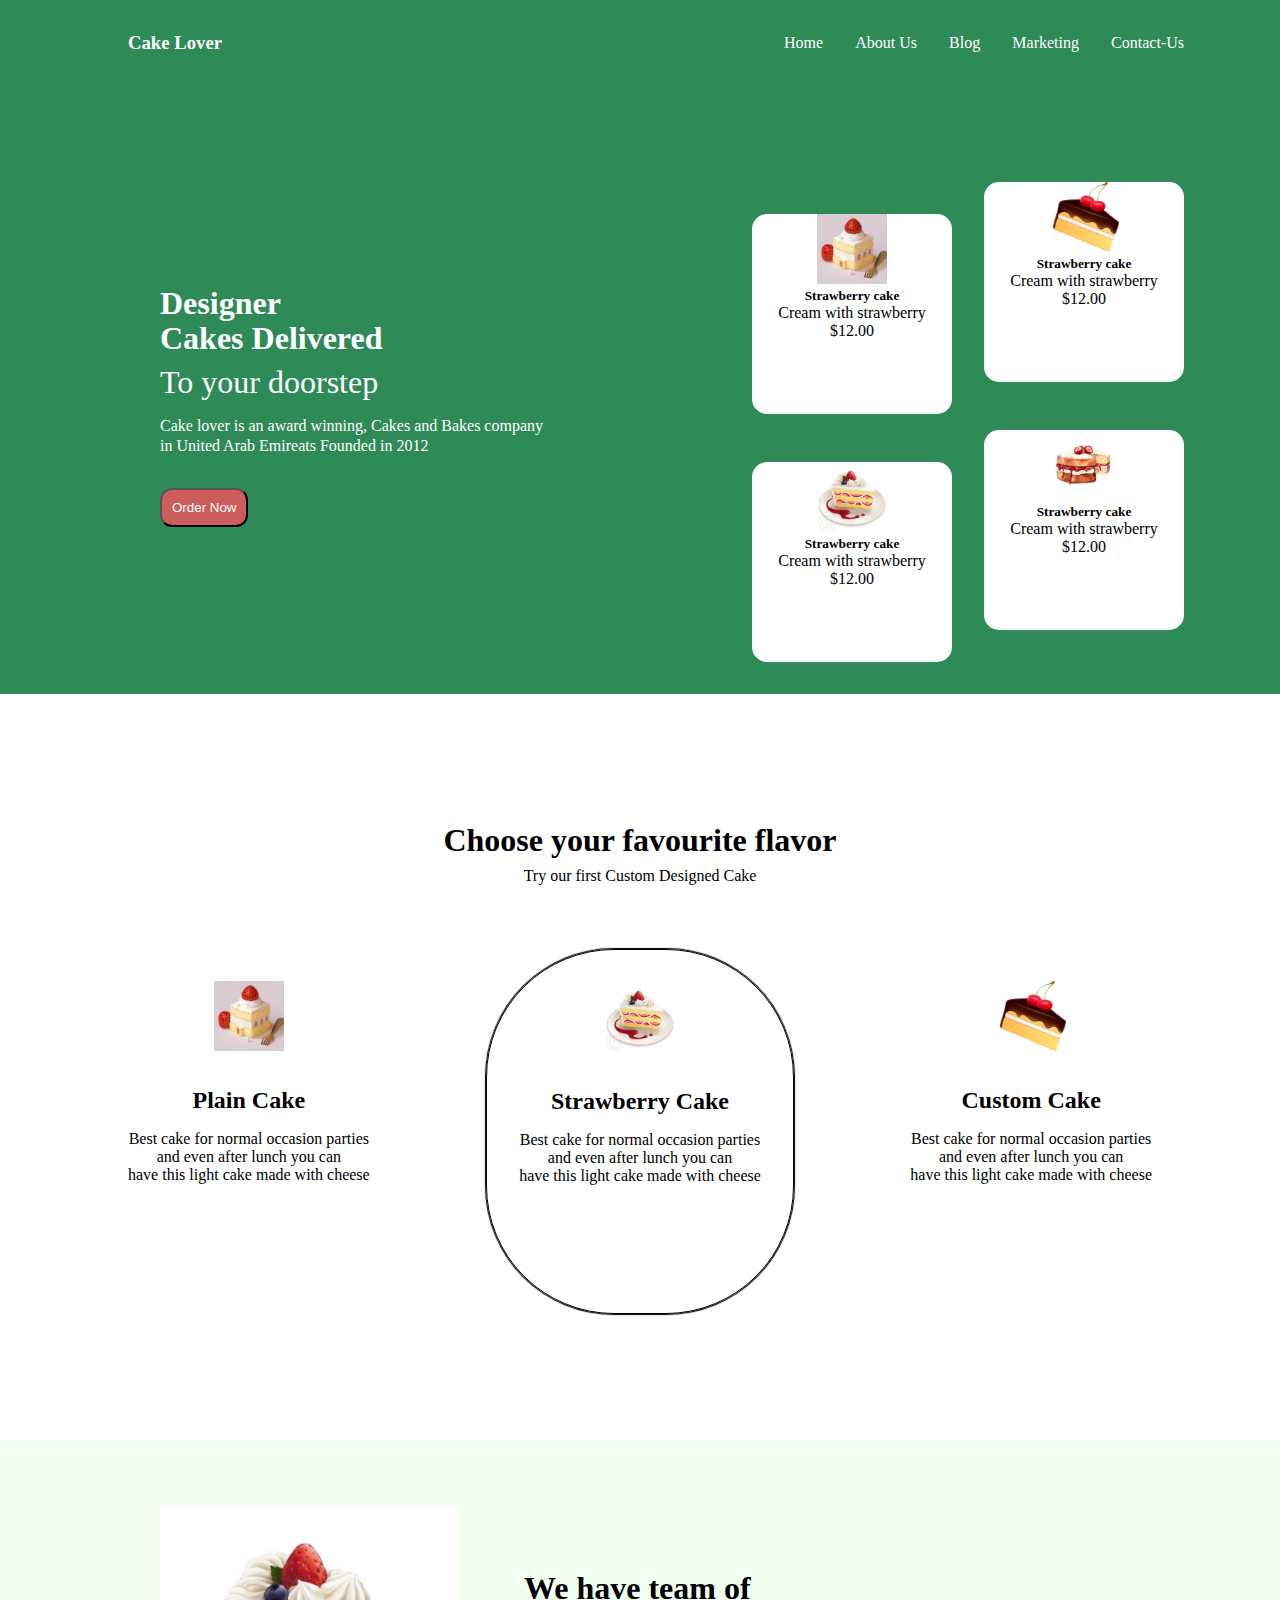
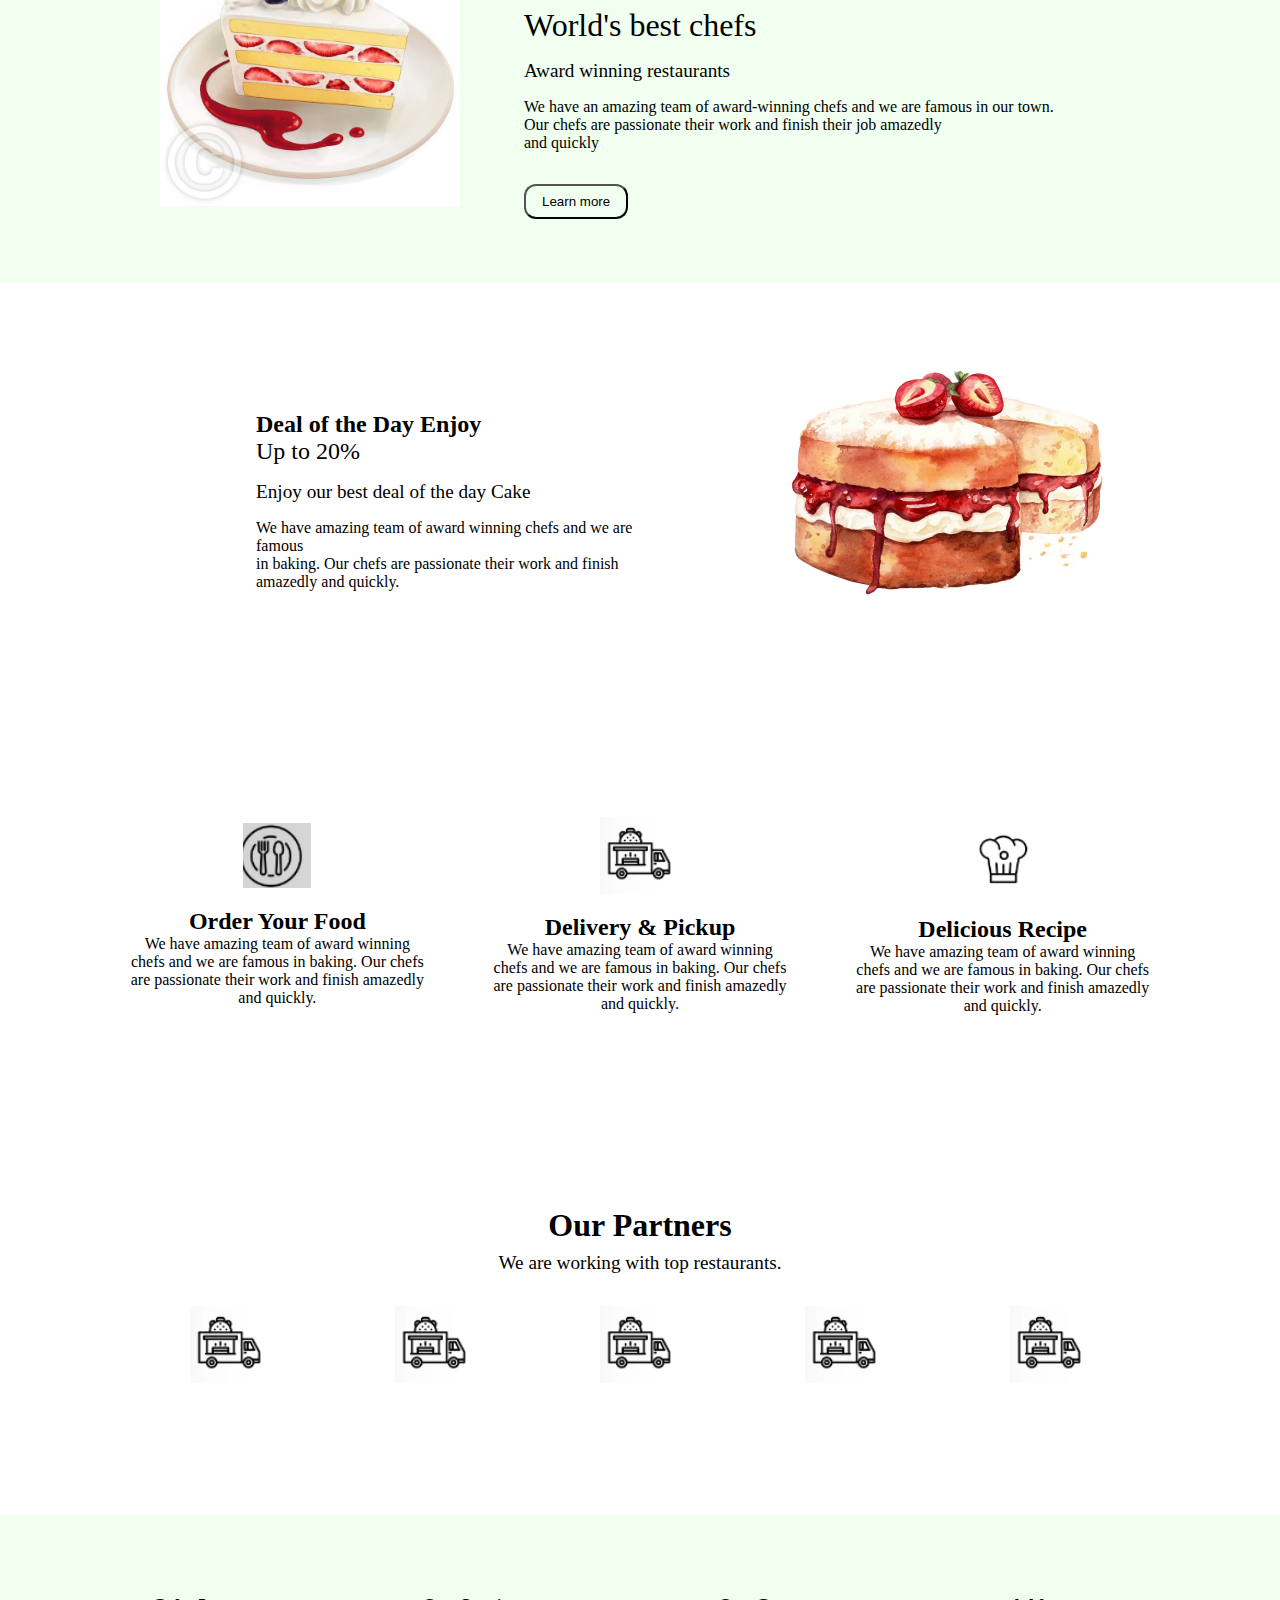
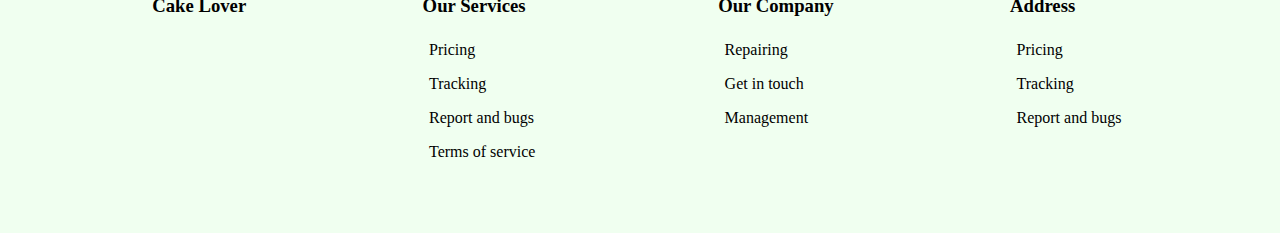
<file: Cake_Landing_Page/index.html>
<!DOCTYPE html>
<html lang="en">
<head>
    <meta charset="UTF-8">
    <title>Cake Landing</title>
    <link rel="stylesheet" href="style.css">
</head>
<body>
    <div class="hero-section">
        <div class="sub-hero-section">
            <div class="cake-lover">
                <h3>Cake Lover</h3>
            </div>
            <div class="hero-section-links">
                <a>Home</a>
                <a>About Us</a>
                <a>Blog</a>
                <a>Marketing</a>
                <a>Contact-Us</a>
            </div>
        </div>

        <div class="mid-section">
            <div class="mid-section-text">
                <h3>Designer<br>Cakes Delivered</h3>
                <p class="doorstep">To your doorstep</p>
                <p>Cake lover is an award winning, Cakes and Bakes company<br> in United Arab Emireats Founded in 2012</p>
                <button class="order">
                    Order Now
                </button>
            </div>
            <div class="mid-section-image">
                <div class="first-column">
                    <div class="square1">
                        <img src="img/cake1.png" alt="" width="70px" height="70px">
                        <h5>Strawberry cake</h5>
                        <p>Cream with strawberry<br>$12.00</p>
                    </div>
                    <div class="square2">
                        <img src="img/cake2.png" alt="" width="70px" height="70px">
                        <h5>Strawberry cake</h5>
                        <p>Cream with strawberry<br>$12.00</p>
                    </div>
                </div>
                <div class="second-column">
                    <div class="square1">
                        <img src="img/cake3.png" alt="" width="70px" height="70px">
                        <h5>Strawberry cake</h5>
                        <p>Cream with strawberry<br>$12.00</p>
                    </div>
                    <div class="square2">
                        <img src="img/cake4.png" alt="" width="70px" height="70px">
                        <h5>Strawberry cake</h5>
                        <p>Cream with strawberry<br>$12.00</p>
                    </div>
                </div>
            </div>
        </div>
    </div>
    <div class="second-section">
        <div class="second-section-heading">
            <h3>Choose your favourite flavor</h3>
            <p>Try our first Custom Designed Cake</p>
        </div>
        <div class="second-section-body">
            <div class="second-section-first-column">
                <div class="second-image">
                    <img src="./img/cake1.png" width="70px" height="70px" alt="">
                </div>
                <div>
                    <h3>Plain Cake</h3>
                    <p>Best cake for normal occasion parties <br>and even after lunch you can<br> have this light cake made with cheese</p>
                </div>
            </div>
            <div class="second-section-second-column">
                <div class="second-image">
                    <img src="./img/cake2.png" width="70px" height="70px" alt="">
                </div>
                <div>
                    <h3>Strawberry Cake</h3>
                    <p>Best cake for normal occasion parties <br>and even after lunch you can<br> have this light cake made with cheese</p>
                </div>
            </div>
            <div class="second-section-third-column">
                <div class="second-image">
                    <img src="./img/cake3.png" width="70px" height="70px" alt="">
                </div>
                <div>
                    <h3>Custom Cake</h3>
                    <p>Best cake for normal occasion parties <br>and even after lunch you can<br> have this light cake made with cheese</p>
                </div>
            </div>
        </div>
    </div>
    <div class="third-section">
        <div class="third-section-image">
            <img src="./img/cake2.png" width="300px" height="300px" alt="">
        </div>
        <div class="third-section-text">
            <h2>We have team of</h2>
            <h3>World's best chefs</h3>
            <h4>Award winning restaurants</h4>
            <p>
                We have an amazing team of award-winning chefs and we are famous in our town.<br>
                Our chefs are passionate their work and finish their job amazedly<br> and quickly
            </p>
            <button>
                Learn more
            </button>
        </div>
    </div>
    <div class="fourth-section">
        <div class="fourth-section-text">
            <h3>Deal of the Day Enjoy</h3>
            <h4>Up to 20%</h4>
            <h5>Enjoy our best deal of the day Cake</h5>
            <p>
                We have amazing team of award winning chefs and we are famous<br> in
                baking. Our chefs are passionate their work and finish<br> amazedly
                and quickly.
            </p>
        </div>
        <div class="fourth-section-image">
            <img src="./img/cake4.png" width="400px" height="400px" alt="">
        </div>

    </div>
    <div class="fifth-section">
        <div class="fifth-section-first-column">
            <div class="image">
                <img src="./img/plate.PNG">
            </div>
            <div>
                <h3>Order Your Food</h3>
                <p>
                    We have amazing team of award winning chefs and we are famous in
                    baking. Our chefs are passionate their work and finish amazedly
                    and quickly.
                </p>
            </div>
        </div>
        <div class="fifth-section-second-column">
            <div class="image">
                <img src="./img/bus.PNG">
            </div>
            <div>
                <h3>Delivery & Pickup</h3>
                <p>
                    We have amazing team of award winning chefs and we are famous in
                    baking. Our chefs are passionate their work and finish amazedly
                    and quickly.
                </p>
            </div>
        </div>
        <div class="fifth-section-third-column">
            <div class="image">
                <img src="./img/cap.PNG">
            </div>
            <div>
                <h3>Delicious Recipe</h3>
                <p>
                    We have amazing team of award winning chefs and we are famous in
                    baking. Our chefs are passionate their work and finish amazedly
                    and quickly.
                </p>
            </div>
        </div>

    </div>
    <div class="sixth-section">
        <div class="sixth-section-heading">
            <h3>Our Partners</h3>
            <p>We are working with top restaurants.</p>
        </div>
        <div class="sixth-section-body">
            <div>
                <img src="./img/bus.PNG">
            </div>
            <div>
                <img src="./img/bus.PNG">
            </div>
            <div>
                <img src="./img/bus.PNG">
            </div>
            <div>
                <img src="./img/bus.PNG">
            </div>
            <div>
                <img src="./img/bus.PNG">
            </div>
        </div>
    </div>
    <div class="last-section">
        <div>
            <h3>Cake Lover</h3>
        </div>
        <div>
            <h3>Our Services</h3>
            <p>Pricing</p>
            <p>Tracking</p>
            <p>Report and bugs</p>
            <p>Terms of service</p>
        </div>
        <div>
            <h3>Our Company</h3>
            <p>Repairing</p>
            <p>Get in touch</p>
            <p>Management</p>
        </div>
        <div>
            <h3>Address</h3>
            <p>Pricing</p>
            <p>Tracking</p>
            <p>Report and bugs</p>
        </div>
    </div>

</body>
</html>
</file>
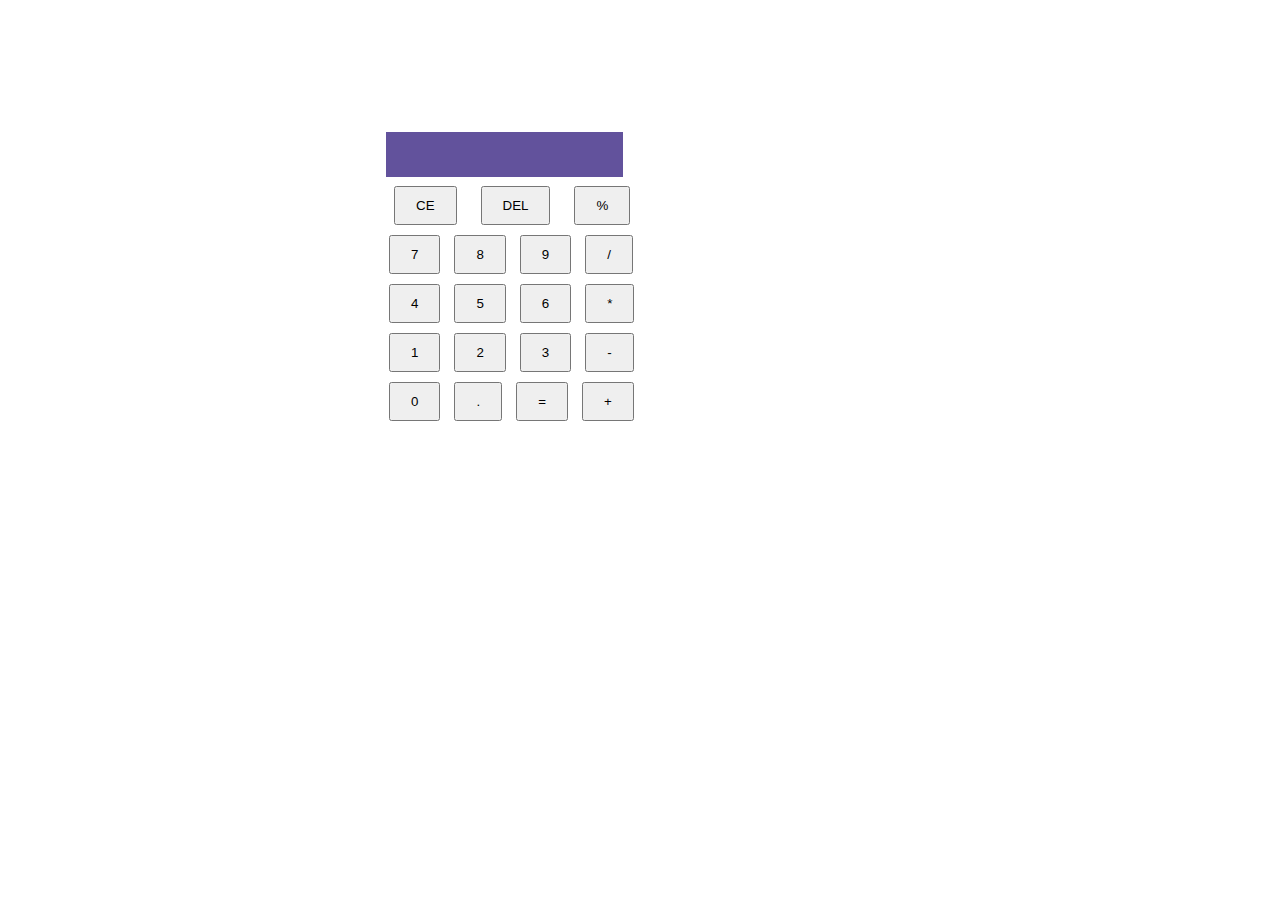
<file: CalculatorApp/index.html>
<!DOCTYPE html>
<html lang="en">
<head>
    <meta charset="UTF-8">
    <link rel="stylesheet" href="index.css">
    <title>Calculator App</title>

</head>
<body>
    <div id="container">
        <label for="result"></label><input type="text" id="result" value="" style="text-align: right;">
        <div>
            <button class="perform" onclick="clear_screen()">CE</button>
            <button class="perform" onclick="del_value()">DEL</button>
            <button class="perform" onclick="display('%')">%</button>
        <div>

            <button class="button" onclick="display('7')">7</button>
            <button class="button" onclick="display('8')">8</button>
            <button class="button" onclick="display('9')">9</button>
            <button class="operator" onclick="display('/')">/</button>
        </div>
        <div>
            <button class="button" onclick="display('4')">4</button>
            <button class="button" onclick="display('5')">5</button>
            <button class="button" onclick="display('6')">6</button>
            <button class="operator" onclick="display('*')">*</button>
        </div>
        <div>
            <button class="button" onclick="display('1')">1</button>
            <button class="button" onclick="display('2')">2</button>
            <button class="button" onclick="display('3')">3</button>
            <button class="operator" onclick="display('-')">-</button>
        </div>
            <div>
                <button class="button" onclick="display('0')">0</button>
                <button class="button" onclick="display('.')">.</button>
                <button class="button" onclick="solve()">=</button>
                <button class="operator" onclick="display('+')">+</button>
            </div>
        </div>
    </div>
            <script src="index.js"></script>
</body>
</html>
</file>
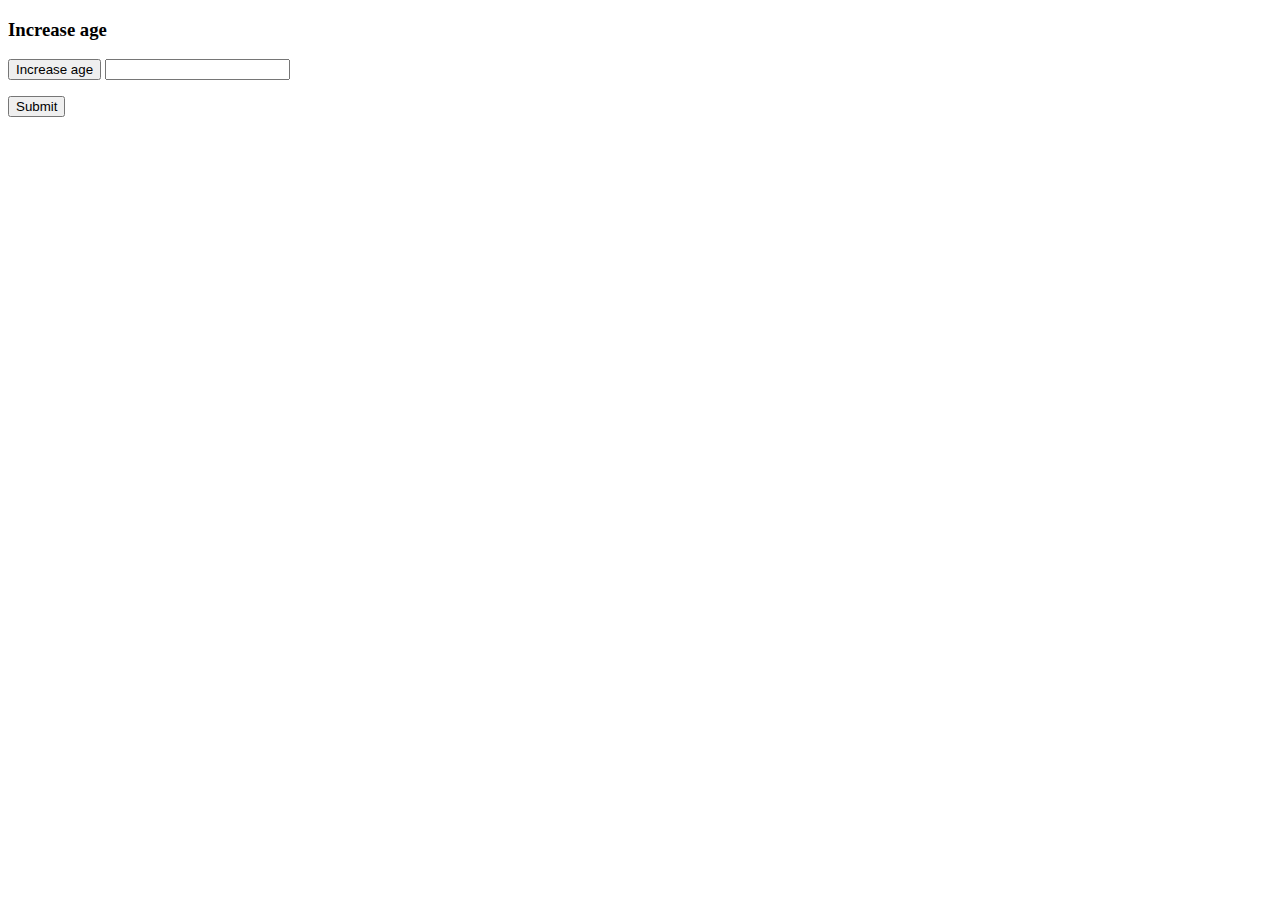
<file: dom_manipulation/index.html>
<!DOCTYPE html>
<html lang="en">
<head>
    <meta charset="UTF-8">
    <title>DOM MANIPULATION</title>
    <link rel = "stylesheet" href = "index.html"/>

</head>

<body>
    <h3>Increase age</h3>
    <button id="age" onclick="increase_age()">Increase age</button>
    <input type="text" name="age">
    <p><button id="button">Submit</button></p>
    <script src="index.js"></script>
</body>
</html>
</file>
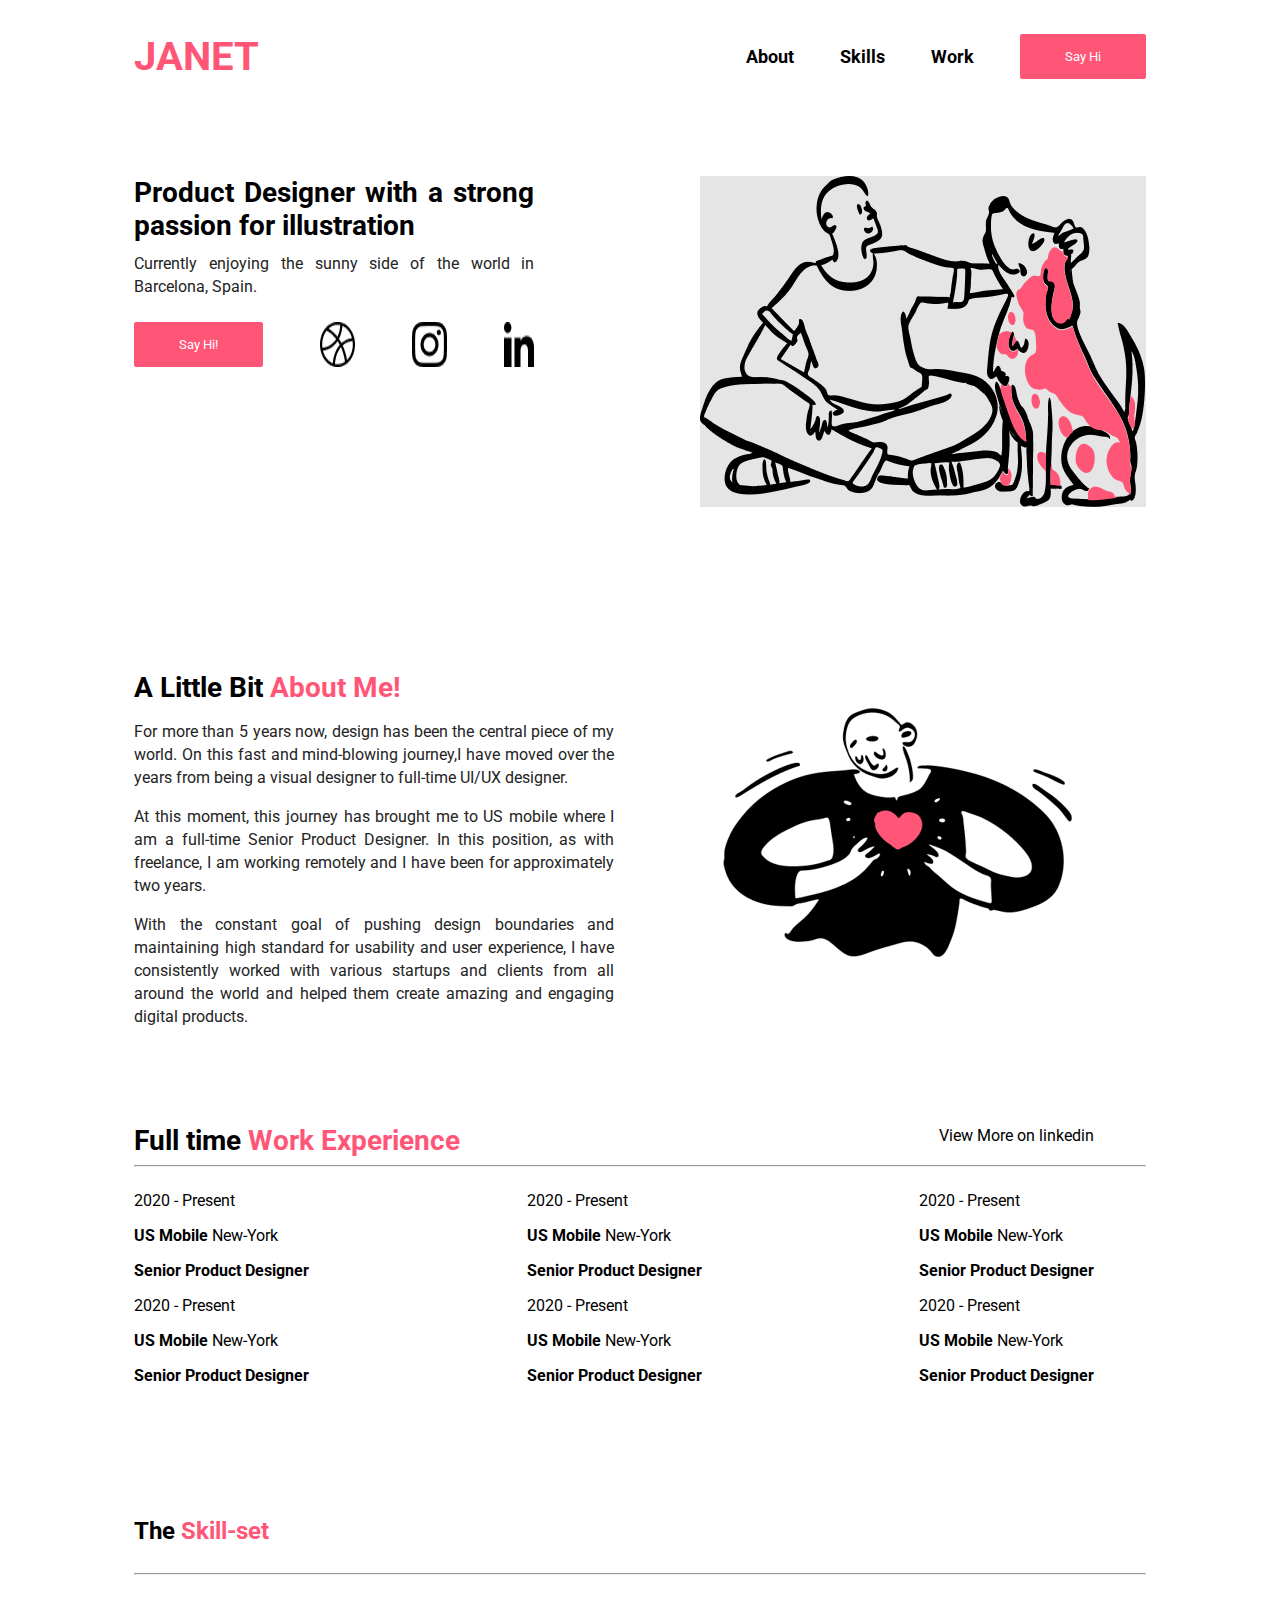
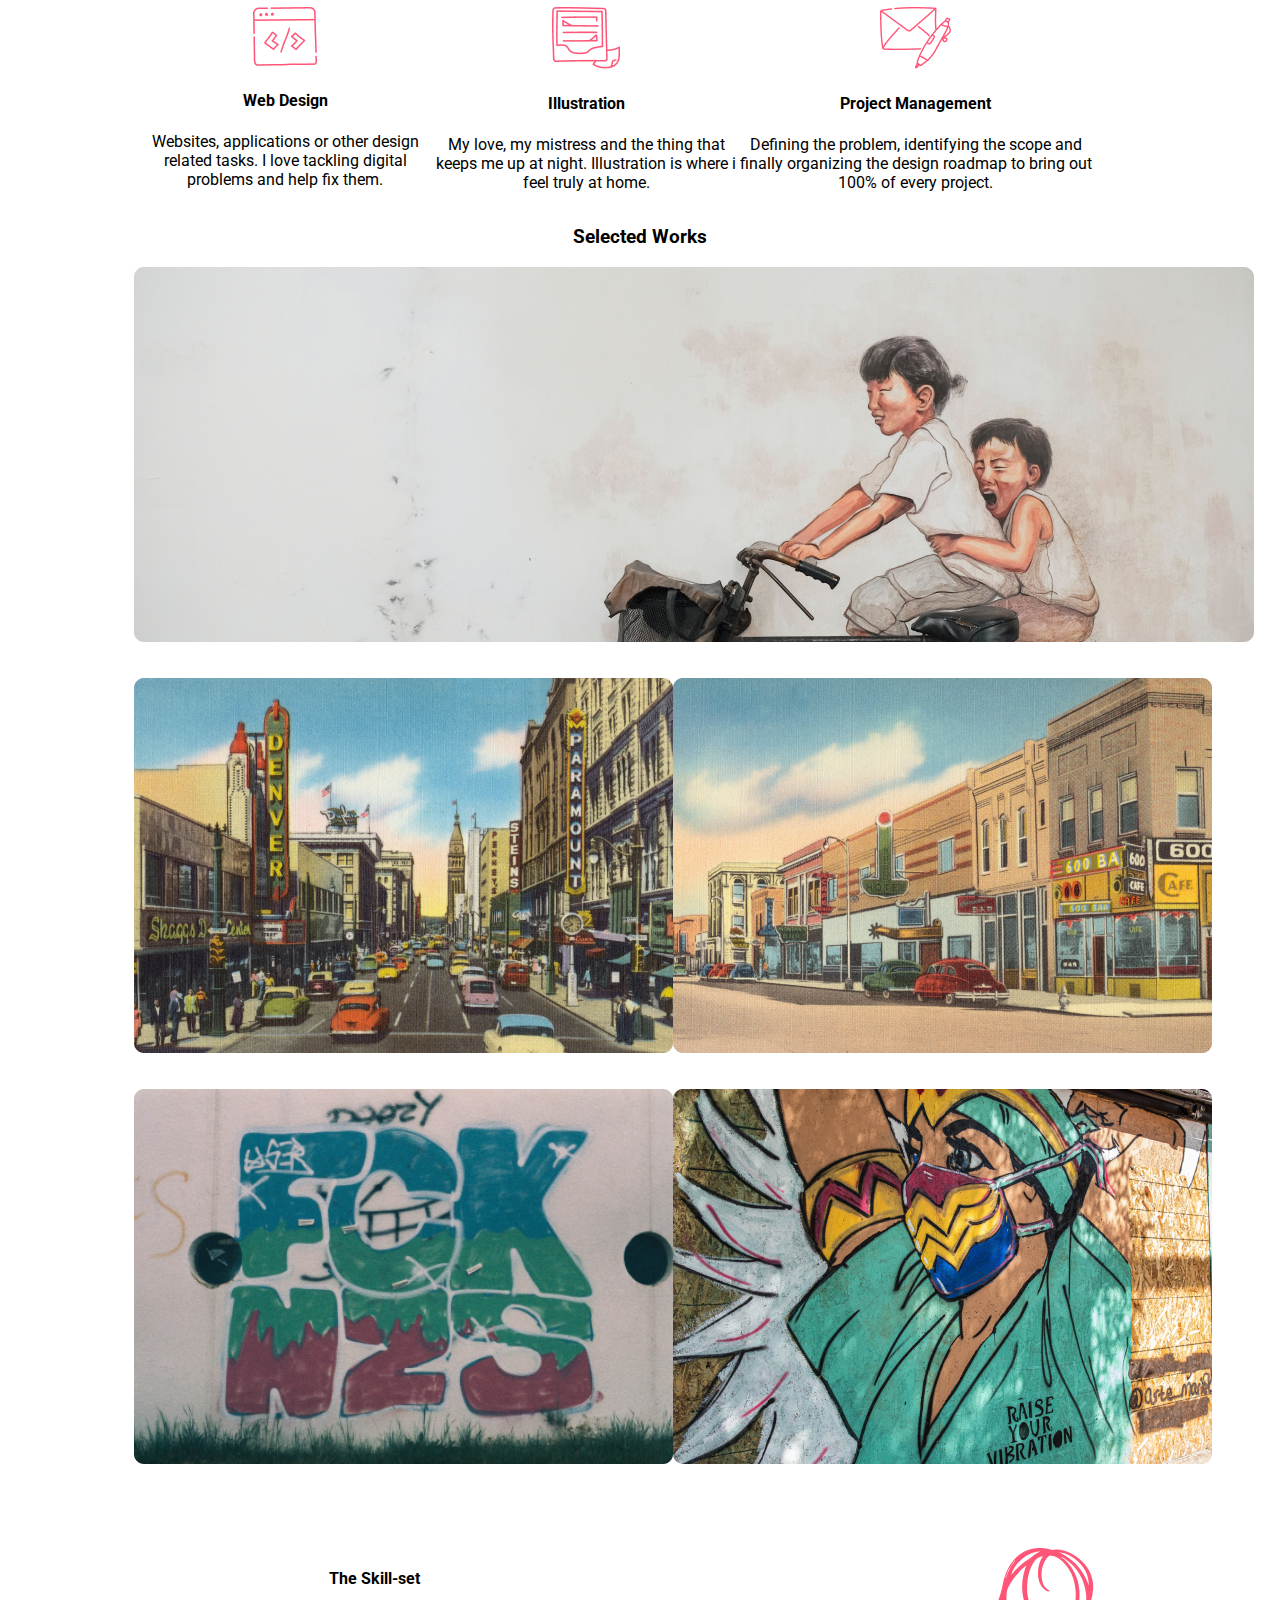
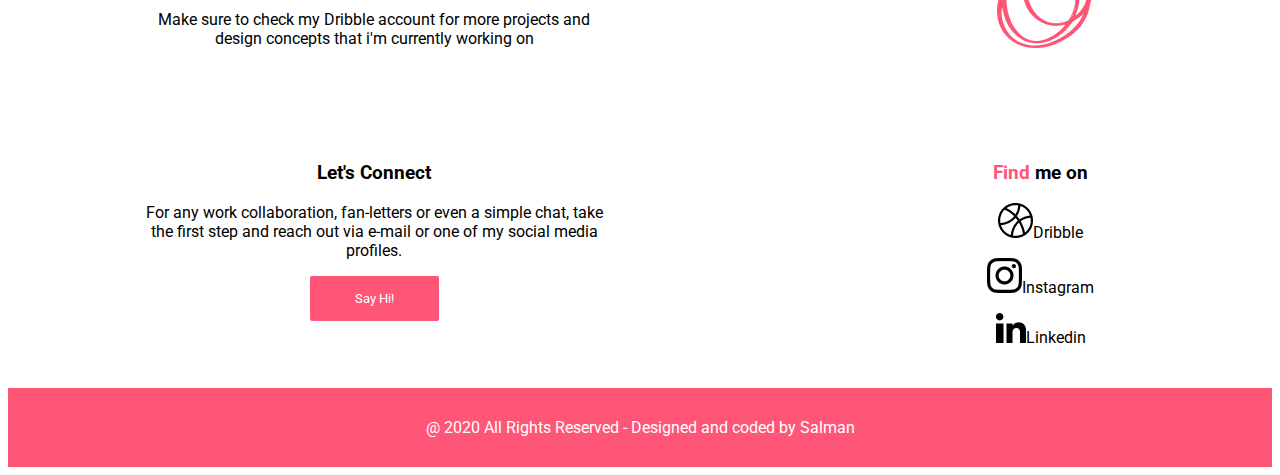
<file: My_Portfolio/index.html>
<!DOCTYPE html>
<html lang="en">
<head>
    <meta charset="UTF-8">
    <link rel="preconnect" href="https://fonts.googleapis.com">
    <link rel="preconnect" href="https://fonts.gstatic.com" crossorigin>
    <link href="https://fonts.googleapis.com/css2?family=Roboto&display=swap" rel="stylesheet">
    <link rel="stylesheet" href="./portfolio.css" />
    <title>Title</title>
</head>
<body>
    <div class="portfolio-container">
        <div class="header">
            <div id="logo">
                JANET
            </div>
            <div class="links">
                <a>About</a>
                <a>Skills</a>
                <a>Work</a>
                <button class="say-hi">Say Hi</button>
            </div>
        </div>
    <div class="hero-section">
        <div>
            <div class="hero-text">
                <h4>Product Designer with a strong passion for illustration</h4>
                <p style="margin-top: 10px">Currently enjoying the sunny side of the world in Barcelona, Spain.</p>
            </div>
            <div class="hero-links">
                <button class="say-hi">Say Hi!</button>
                <img src="./assets/Dribble.png" alt="dribble">
                <img src="assets/instagram.png" alt="instagram">
                <img src="assets/linkedin.png" alt="linkedin">
            </div>
        </div>
        <div>
            <img src="./img/asset1.png" alt="male">
        </div>
    </div>
    <div class="mid-section">
        <div class = "mid-text">
            <div>
                <h3>A Little Bit <span style="color: #ff5678;">About Me!</span></h3>
                <p>
                    For more than 5 years now, design has been the central piece of my world.
                    On this fast and mind-blowing journey,I have moved over the years from being
                    a visual designer to full-time UI/UX designer.
                </p>
                <p>
                    At this moment, this journey has brought me to US mobile where I am a full-time
                    Senior Product Designer. In this position, as with freelance, I am working remotely
                    and I have been for approximately two years.
                </p>
                <p>
                    With the constant goal of pushing design boundaries and maintaining high standard
                    for usability and user experience, I have consistently worked with various startups
                    and clients from all around the world and helped them create amazing and engaging
                    digital products.
                </p>
            </div>
        </div>
        <div class="mid-image">
            <img src="img/asset2.PNG" alt="alt">
        </div>
    </div>
    <div>
        <div class="third-section-header">
            <div>
                <h3>Full time <span style="color: #ff5678;">Work Experience</span></h3>
            </div>
            <div>
                <p>View More on linkedin</p>
            </div>
        </div>
        <hr>
        <div class="third-section">
            <div class="first-column">
                <div class="first-row">
                    <p>2020 - Present</p>
                    <p><b>US Mobile </b>New-York</p>
                    <p><b>Senior Product Designer</b></p>
                </div>
                <div class="second-row">
                    <p>2020 - Present</p>
                    <p><b>US Mobile </b>New-York</p>
                    <p><b>Senior Product Designer</b></p>
                </div>
            </div>
            <div class="second-column">
                <div class="first-row">
                    <p>2020 - Present</p>
                    <p><b>US Mobile</b> New-York</p>
                    <p><b>Senior Product Designer</b></p>
                </div>
                <div class="second-row">
                    <p>2020 - Present</p>
                    <p><b>US Mobile</b> New-York</p>
                    <p><b>Senior Product Designer</b></p>
                </div>
            </div>
            <div class="third-column">
                <div class="first-row">
                    <p>2020 - Present</p>
                    <p><b>US Mobile</b> New-York</p>
                    <p><b>Senior Product Designer</b></p>
                </div>
                <div class="second-row">
                    <p>2020 - Present</p>
                    <p><b>US Mobile</b> New-York</p>
                    <p><b>Senior Product Designer</b></p>
                </div>
            </div>

        </div>
    </div>
    <div class="fourth-section-header">
        <div class="skill-set">
            <h2>The <span style="color: #ff5678;"> Skill-set</span></h2>
        </div>
        <hr>
        <div class="fourth-section">
            <div>
                <div>
                    <img src="assets/x38%204.png">
                </div>
                <div>
                    <h4>Web Design</h4>
                    <p>
                        Websites, applications or other design related tasks.
                        I love tackling digital problems and help fix them.
                    </p>
                </div>
            </div>
            <div>
                <div>
                    <img src="assets/x33%205.png">
                </div>
                <div>
                    <h4>Illustration</h4>
                    <p>
                        My love, my mistress and the thing that keeps me up at night.
                        Illustration is where i feel truly at home.
                    </p>
                </div>
            </div>
            <div>
                <div>
                    <img src="assets/x34%209.png">
                </div>
                <div>
                    <h4>Project Management</h4>
                    <p>
                        Defining the problem, identifying the scope and finally organizing the design
                        roadmap to bring out 100% of every project.
                    </p>
                </div>
            </div>
        </div>
    </div>
    <div class="fifth-section">
        <h3>Selected <span>Works</span></h3>
        <div>
            <img src="img/Rectangle%204.png">
        </div>
        <div class="picture-column">
            <div>
                <img src="img/Rectangle%205.png">
            </div>
            <div>
                <img src="img/Rectangle%206.png">
            </div>
        </div>
        <div class="picture-column">
            <div>
                <img src="img/Rectangle%207.png">
            </div>
            <div>
                <img src="img/Rectangle%208.png">
            </div>
        </div>
    </div>
    <div class="the-skillset">
        <div class="skillset-text">
            <h4>The Skill-set</h4>
            <p>
                Make sure to check my <span>Dribble</span> account for more projects
                and design concepts that i'm currently working on
            </p>
        </div>
        <div>
            <img src="assets/path1054.png">
        </div>
    </div>
    <div class="last-section">
        <div class="last-section-text">
            <h3>Let's Connect</h3>
            <p>
                For any work collaboration, fan-letters or even a simple chat,
                take the first step and reach out via e-mail or one of my social media profiles.
            </p>
            <button class="say-hi">Say Hi!</button>
        </div>
        <div>
            <h3><span style="color: #ff5678;">Find</span> me on</h3>
            <div>
                <p><img src="assets/Dribble.png" alt="">Dribble</p>
            </div>
            <div>
                <p><img src="assets/instagram.png" alt="">Instagram</p>
            </div>
            <div>
                <p><img src="assets/linkedin.png" alt="">Linkedin</p>
            </div>
        </div>
    </div>
    </div>
    <footer style="background-color: #ff5678; color: white; padding: 30px 30px">
        @ 2020 All Rights Reserved - Designed and coded by Salman
    </footer>

</body>
</html>
</file>
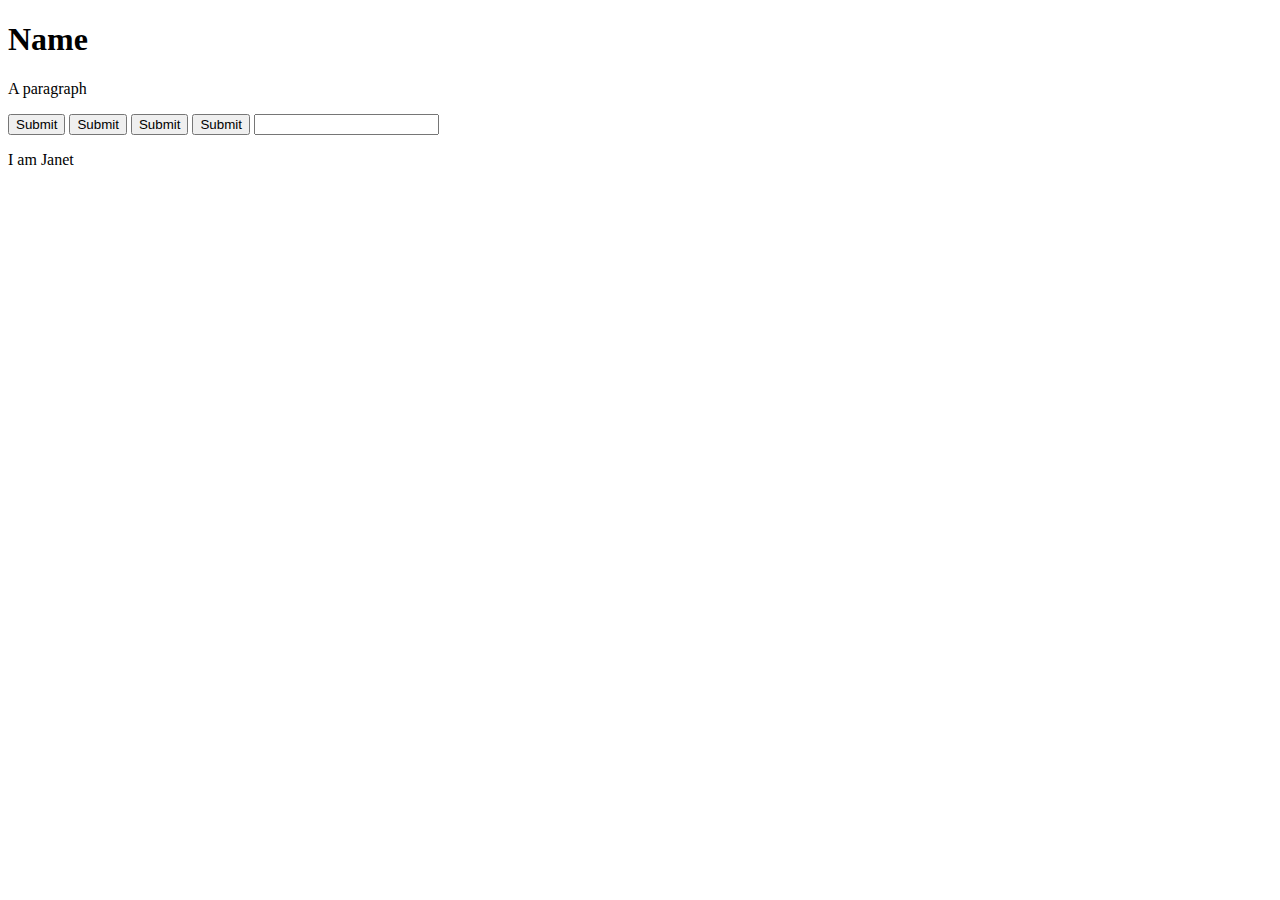
<file: personal_work/index.html>
<!DOCTYPE html>
<html lang="en">
<head>
    <meta charset="UTF-8">
    <title>Practice</title>
</head>
<body>
    <h1 class="name">Name</h1>
   <p id="p-tag">A paragraph</p>
   <button type="button" class="name">Submit</button>
   <button name="button">Submit</button>
   <button name="button">Submit</button>
   <button name="button2" class="name">Submit</button>

    <input type="text" id="capitalizeInput">
   <script src="index.js"></script>
</body>
</html>
</file>
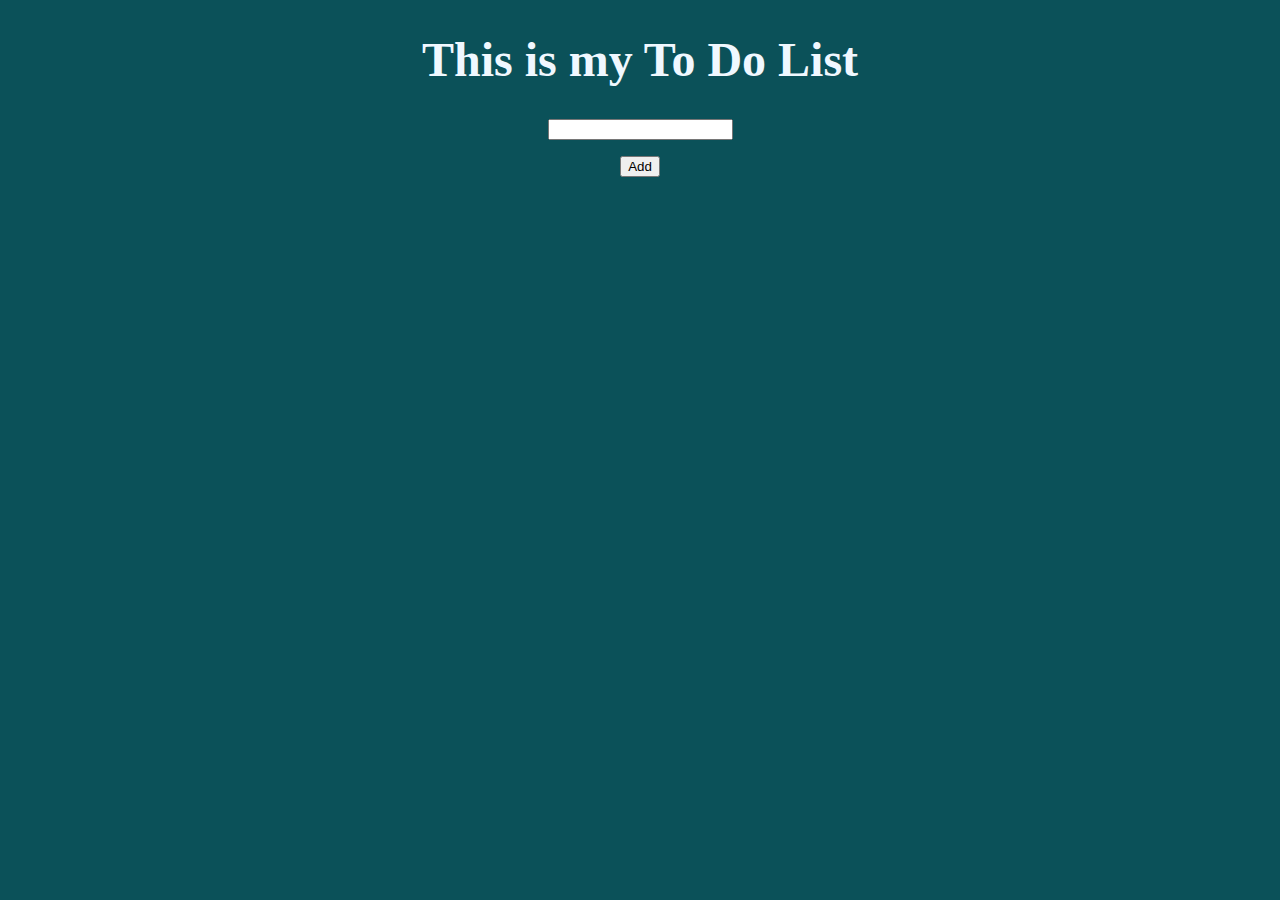
<file: To_Do_List/index.html>
<!DOCTYPE html>
<html lang="en">
<head>
    <meta charset="UTF-8">
    <link rel="stylesheet" href="index.css">
    <title>To Do List</title>
</head>
<body>

    <h1>This is my To Do List</h1>
    <div class="container">
        <input id="todo" type="text">
        <p><button id = "button">Add</button></p>
        <div id="to_do_list" class="list"></div>

    </div>
    <script src = "index.js"></script>
</body>
</html>
</file>
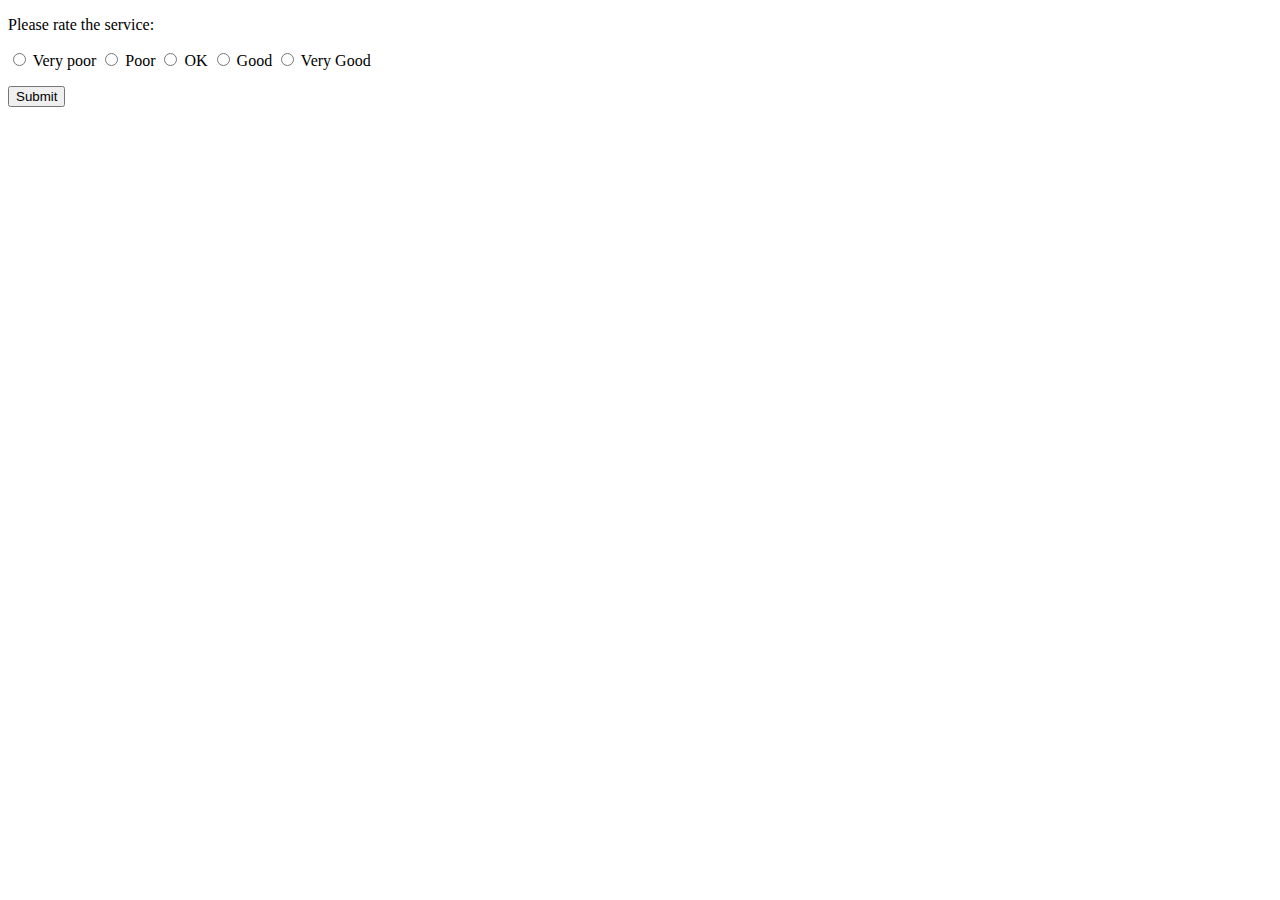
<file: dom_manipulation/practice.html>
<!DOCTYPE html>
<html>
<head>
    <meta charset="utf-8">
    <title>JavaScript getElementsByName Demo</title>
</head>
<body>
<p>Please rate the service:</p>
<p>
    <input type="radio" name="rate" value="Very poor"> Very poor
    <input type="radio" name="rate" value="Poor"> Poor
    <input type="radio" name="rate" value="OK"> OK
    <input type="radio" name="rate" value="Good"> Good
    <input type="radio" name="rate" value="Very Good"> Very Good
</p>
<p>
    <button id="btnRate">Submit</button>
</p>
<script>
    let btn = document.getElementById('btnRate');

    btn.addEventListener('click', () => {
        let rates = document.getElementsByName('rate');
        rates.forEach((rate) => {
            if (rate.checked) {
                alert(`You rated: ${rate.value}`);
            }
        })
    });
</script>
</body>
</html>
</file>
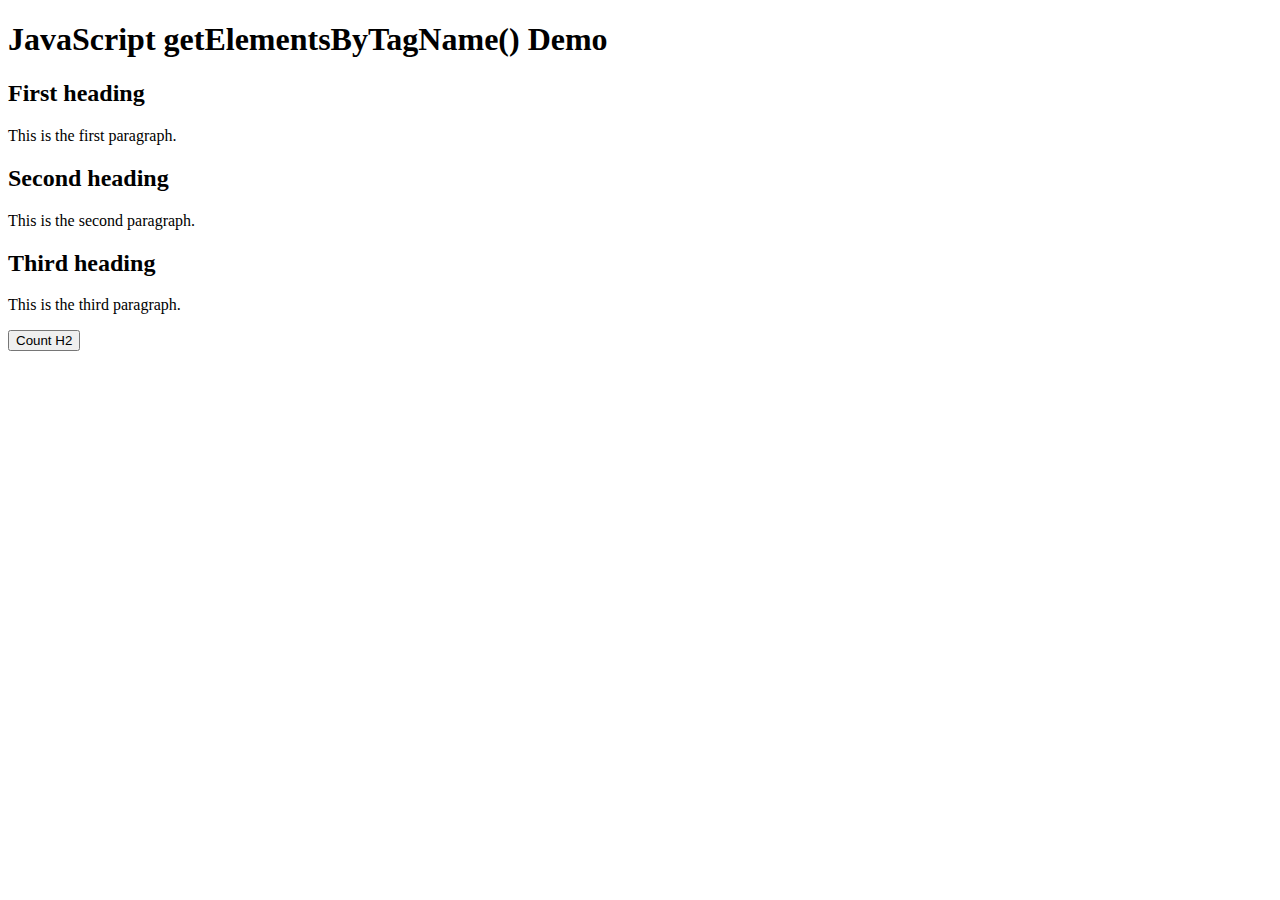
<file: dom_manipulation/tag_name.html>
<!DOCTYPE html>
<html>
<head>
    <title>JavaScript getElementsByTagName() Demo</title>
</head>
<body>
<h1>JavaScript getElementsByTagName() Demo</h1>
<h2>First heading</h2>
<p>This is the first paragraph.</p>
<h2>Second heading</h2>
<p>This is the second paragraph.</p>
<h2>Third heading</h2>
<p>This is the third paragraph.</p>

<button id="btnCount" onclick="count_tags()">Count H2</button>
<script src ="index.js"></script>
</body>

</html>
</file>
<file: Cake_Landing_Page/style.css>
*{
    margin: unset;

}

.hero-section{
    background-color: seagreen;
    margin: 0 auto;
    padding: 2rem 6rem;
    color: white;
}
.cake-lover{
    padding-left: 2rem;
}
.sub-hero-section{
    color: white;
    align-items: center;
    display: inline-flex;
    justify-content: space-between;
    width: -webkit-fill-available;
}
.hero-section-links{
    display: flex;
    justify-content: space-between;
    width: 25rem;
    padding-left: 4rem;
}
.mid-section{
    margin-top: 6rem;
    display: flex;
    justify-content: space-between;
    align-items: center;
}
.mid-section-text{
    line-height: 35px;
    padding-left: 4rem;
}
.mid-section-text p{
    line-height: 20px;
}
.mid-section-text h3{
    font-size: 2rem;
    font-weight: bold;
}
.mid-section-text h4{
    font-size: 25px;
    font-weight: 50;
}
.doorstep{
    font-size: 2rem;
    margin-top: 1rem;
    margin-bottom: 1.5rem;
}
.order{
    margin-top: 2rem;
    padding: 10px 10px;
    border-radius: 12px;
    background-color: indianred;
    color: white;
}
.mid-section-image{
    margin-left: 2rem;
}
.first-column{
    text-align: center;
    margin-top: 2rem;
    padding-top: 2rem;
}
.square1{
    width: 200px;
    height: 200px;
    border-radius: 15px;
    align-items: center;
    margin-bottom: 3rem;
    background-color: white;
}
.square2{
    width: 200px;
    height: 200px;
    border-radius: 15px;
    background-color: white;
}
.mid-section-image{
    display: flex;
    color: black;
}
.second-column{
    text-align: center;
    padding-top: 2rem;
    margin-left: 2rem;

}
.second-section{
    text-align: center;
}
.second-section-heading{
    text-align: center;
}
.second-section-heading h3{
    font-size: 2rem;
    font-weight: bold;
    margin-bottom: 0.5rem;
}
.second-image{
    margin-top: 2rem;
    margin-bottom: 2rem;
}
.second-section-body{
    display: flex;
    justify-content: space-around;
    margin-top: 4rem;
}
.second-section-second-column{
    border: 1px solid #000;
    box-shadow: 0 0 1px 1px;
    padding-bottom: 8rem;
    padding-left: 2rem;
    padding-right: 2rem;
    align-items: center;
    -webkit-border-radius: 8rem;
    margin: 0 auto;

}
.second-section-body h3{
    font-size: 1.5rem;
    margin-bottom: 1rem;
}
.second-section{
    margin: 8rem;
    align-items: center;
}
.third-section{
    display: flex;
    padding: 4rem 10rem;
    background-color: honeydew;
}
.third-section-text{
    margin-top: 4rem;
    margin-left: 4rem;
}
.third-section-text h2{
    font-size: 2rem;
    font-weight: bold;
}
.third-section-text h3{
    font-size: 2rem;
    font-weight: 300;
    margin-bottom: 1rem;
}
.third-section-text h4{
    margin-bottom: 1rem;
    font-weight: 200;
    font-size: 1.2rem;
}
.third-section-text p{
    margin-bottom: 2rem;
}
button{
    padding: 0.5rem 1rem;
    border-radius: 12px;
    background-color: honeydew;
}
.fourth-section{
    display: flex;
    margin-right: 8rem;
    margin-left: 8rem;
    justify-content: space-between;
}
.fourth-section-text{
    margin-top: 8rem;
    padding-left: 8rem;

}
.fourth-section-text h3{
    font-size: 1.5rem;
    font-weight: bold;
}
.fourth-section-text h4{
    font-size: 1.5rem;
    font-weight: 300;
    margin-bottom: 1rem;
}
.fourth-section-text h5{
    margin-bottom: 1rem;
    font-size: 1.2rem;
    font-weight: 300;
}
.fourth-section-image{
    margin-left: 6rem;
}
.fifth-section{
    display: flex;
    margin: 6rem;
    align-items: center;
    justify-content: space-around;
}
.fifth-section img{

}
.fifth-section-first-column{
    padding: 2rem;
}
.fifth-section-second-column{
    padding: 2rem;
}
.fifth-section-third-column{
    padding: 2rem;
}
.fifth-section h3{
    text-align: center;
    font-size: 1.5rem;
}
.fifth-section p{
    text-align: center;
}
.image{
    text-align: center;
    margin-bottom: 1rem;
}
.sixth-section{
    margin: 4rem;
    padding: 4rem 4rem;
}
.sixth-section h3{
    text-align: center;
    font-size: 2rem;
    margin-bottom: 0.5rem;
}
.sixth-section p{
    text-align: center;
    font-size: 1.2rem;
}
.sixth-section-body{
    margin-top: 2rem;
    display: flex;
    justify-content: space-around;
}

.last-section{
    display: flex;
    padding: 4rem;
    justify-content: space-around;
    background-color: honeydew;
}
.last-section h3{
    padding: 1rem 0.1rem;

}
.last-section p{
    padding: 0.5rem;
}
</file>
<file: CalculatorApp/index.css>
body{
    margin: 0 auto;
    padding: 10% 30%
}
input[type=text] {
    background-color: #62529c;
    border: none;
    color: #fff;
    padding: 15px 30px;
    text-decoration: none;
    margin: 4px 2px;
    cursor: pointer;
}

.button{
    margin: 5px 5px;
    padding: 10px 20px;
}
.operator{
    margin: 5px 5px;
    padding: 10px 20px;
}
.perform{
    margin: 5px 10px;
    padding: 10px 20px;
}
</file>
<file: My_Portfolio/portfolio.css>
* {
    font-family: "Roboto", sans-serif;
    text-align: center;
}
:root{
    --primary: #ff5678;
}
h1{
    color: var(--primary);
}
.portfolio-container{
    padding: 2% 10%;
}
.header{
    width: 100%;
    display: inline-flex;
    justify-content: space-between;
}
#logo{
    color: var(--primary);
    font-size: 2.5rem;
    font-weight: bold;
}
.links{
    width: 25rem;
    display: flex;
    justify-content: space-between;
    align-items: center;
}
.say-hi{
    background-color: var(--primary);
    border: unset;
    color: white;
    padding: 15px 45px;
    border-radius: 2px;
}
.links a {
    font-size: 18px;
    font-weight: bold;
    color: black;
}
.hero-section{
    margin-top: 6rem;
    display: flex;
    justify-content: space-between;
}
.hero-text{
    width: 25rem;
}
.hero-text h4{
    font-size: 28px;
    font-weight: bold;
    margin: unset;
    text-align: justify;
}
.hero-text p{
    margin: unset;
    color: rgb(36,36,36);
    line-height: 23px;
    text-align: justify;
}
.hero-links{
    margin-top: 1.5rem;
    display: flex;
    justify-content: space-between;
}
.mid-section{
    display: flex;
    margin-top: 8rem;
    justify-content: space-between;
    width: 60rem;
}
.mid-text{
    width: 30rem;
    margin-top: 2rem;
}
.mid-text h3{
    text-align: left;
}
.mid-text p{
    text-align: justify;
    padding-top: 1rem;
}
.mid-image{
    margin-top: 2rem;
}
.mid-text h3{
    font-size: 28px;
    font-weight: bold;
    margin: unset;
}
.mid-text p{
    margin: unset;
    color: rgb(36,36,36);
    line-height: 23px;
}
.third-section{
    display: flex;
    justify-content: space-between;
    width: 60rem;
}
.third-section p{
    text-align: justify;
}

.third-section-header{
    display: flex;
    margin-top: 6rem;
    justify-content: space-between;
    width: 60rem;
}
.third-section-header h3{
    font-size: 28px;
    font-weight: bold;
    margin: unset;
}
.third-section-header p{
    margin: unset;
    line-height: 23px;
}
.fourth-section-header{
    margin-top: 6rem;
}
.fourth-section{
    display: flex;
    justify-content: space-between;
    width: 60rem;
    margin-top: 2rem;
}
.skill-set{
    display: flex;
    margin-top: 5rem;
}
.picture-column{
    display: flex;
    justify-content: space-between;
    margin-top: 2rem;
    width: 50rem;
}
.the-skillset{
    display: flex;
    margin-top: 5rem;
    justify-content: space-between;
    width: 60rem;
}
.skillset-text{
    width: 30rem;
    justify-content: right;
}
.last-section{
    display: flex;
    margin-top: 5rem;
    justify-content: space-between;
    width: 60rem;
}
.last-section-text{
    width: 30rem;
    justify-content: right;
}
</file>
<file: To_Do_List/index.css>
body{
    background-color: #0b5159;
    text-align: center;
}

h1{
    font-size: xxx-large;
    color: aliceblue;
}
</file>
